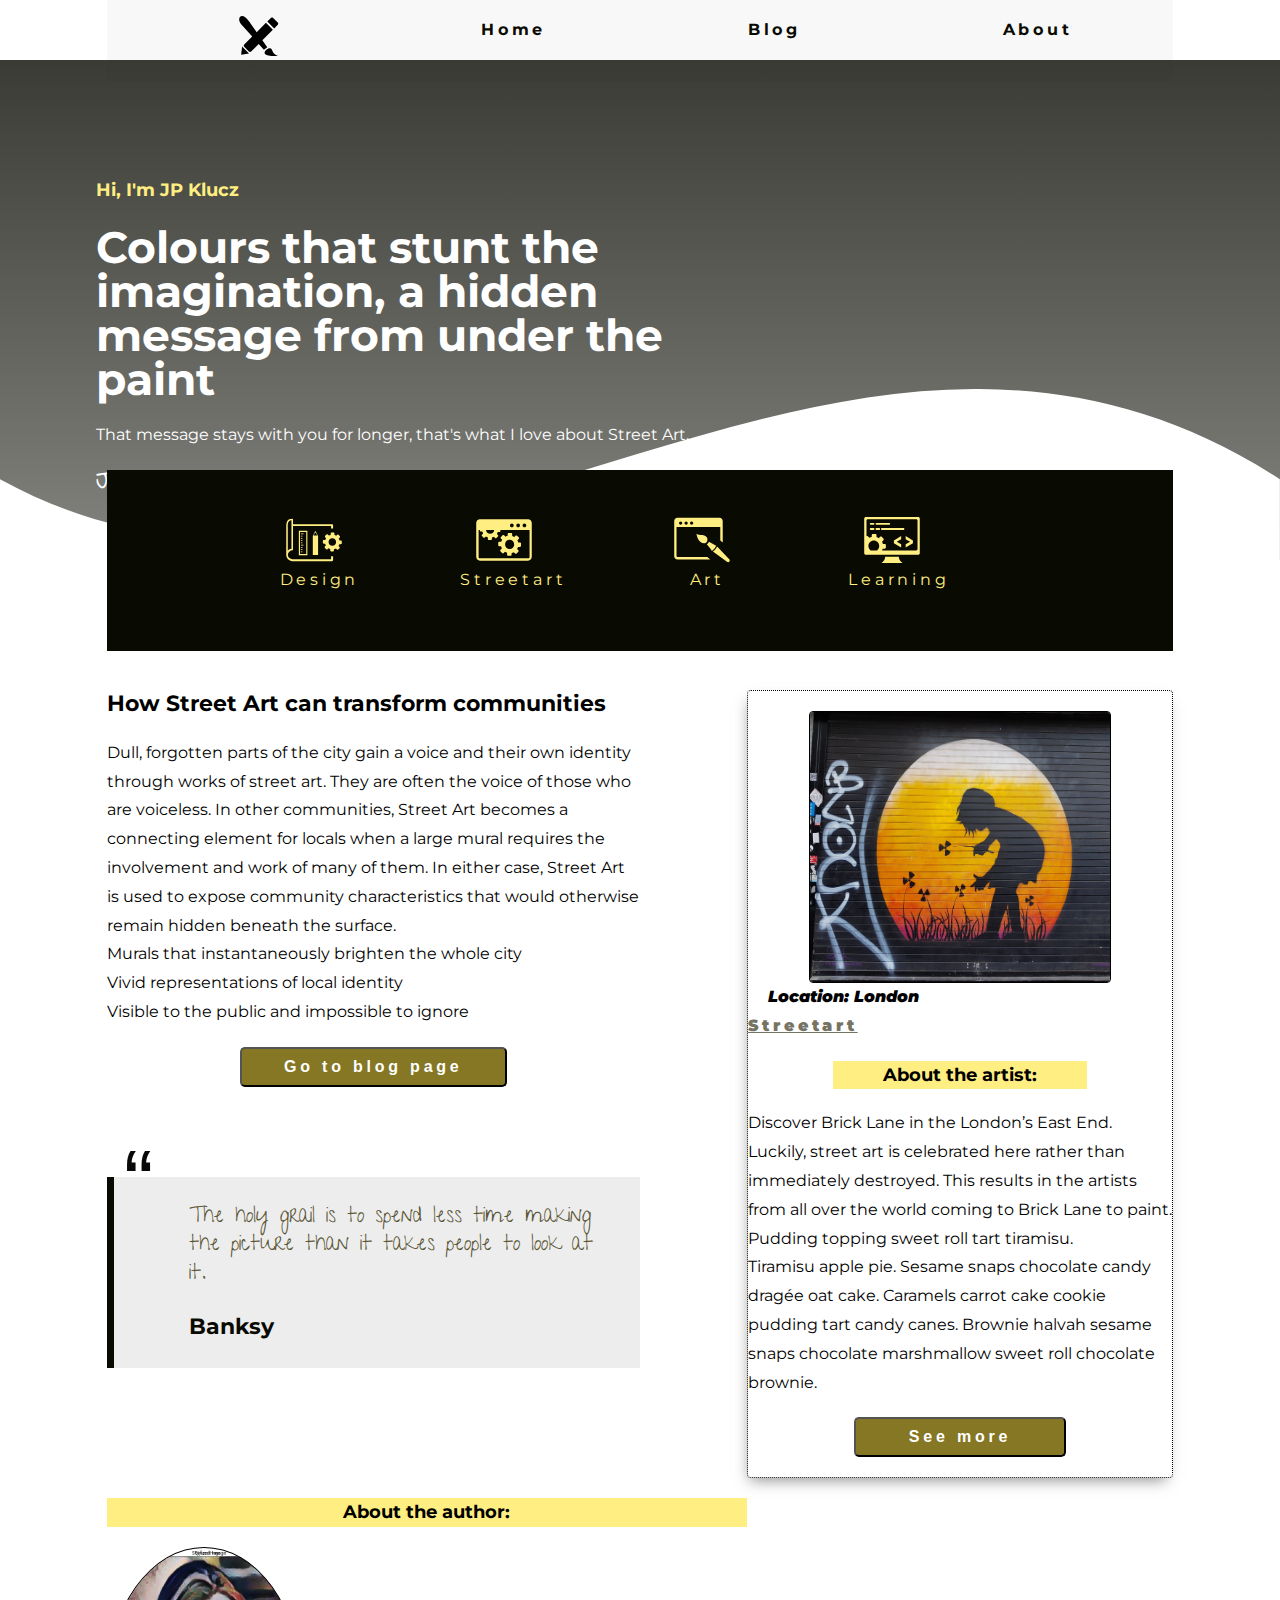
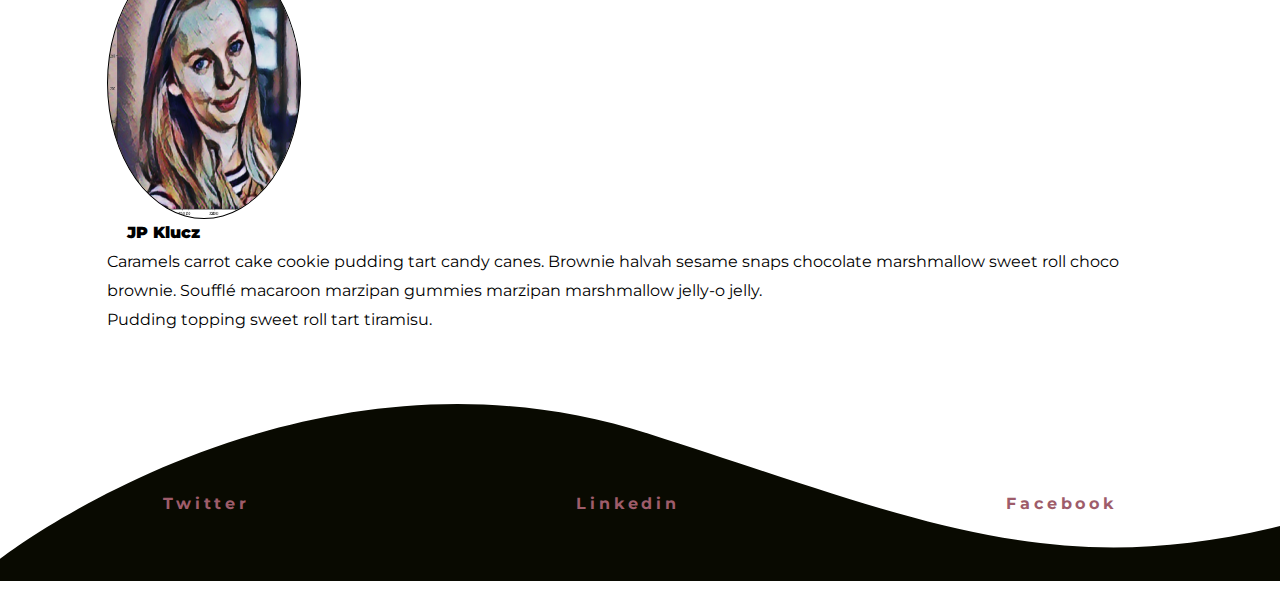
<file: index.html>
<!DOCTYPE html>
<html lang="en">

<head>
    <meta charset="UTF-8">
    <meta http-equiv="X-UA-Compatible" content="IE=edge">
    <meta name="viewport" content="width=device-width, initial-scale=1.0">
    <meta name="author" content="JP Klucz">
    <title>Personal Blog Website</title>
    <link rel="preconnect" href="https://fonts.gstatic.com">
    <link href="https://fonts.googleapis.com/css2?family=Montserrat:ital,wght@0,300;0,400;1,300&display=swap"
        rel="stylesheet">

    <link rel="preconnect" href="https://fonts.gstatic.com">
    <link
        href="https://fonts.googleapis.com/css2?family=Give+You+Glory&family=Montserrat:ital,wght@0,300;0,400;1,300&display=swap"
        rel="stylesheet">

    <!-- stylesheet linked -->
    <link rel="stylesheet" href="css/style.css">
</head>

<body>
    <div class="container">

        <!--Navigation bar -->
        <nav class="navbar" role="navigation">

            <div class="nav-container">

                <ul class="navbar-menu">
                    <li><a class="nav-link"><a href="index.html"><img class="logo" alt="pencil and brush" src="image/brush-pencil_black.svg"></a>
                    </li>
                    <li><a class="nav-link"  href="index.html">Home</a></li>
                    <li><a class="nav-link"  href="blog-page.html">Blog</a></li>
                    <li><a class="nav-link"  href="index.html#about">About</a></li>
                </ul>

            </div>
        </nav>


        <!-- Header -->
        <header class="hero-section" role="banner">
            <div class="hero-section-content">
                <h3>Hi, I'm JP Klucz</h3>
                <h1>Colours that stunt the imagination, a hidden message from under the paint</h1>
                <p>That message stays with you for longer, that's what I love about Street Art.</p>
                <h2>jpk</h2>
            </div>

            <div class="divider-wave-bottom">
                <svg viewBox="0 0 1200 161.5">
                    <path class="st0" d="M0,84.6c388.8,213.9,783.8-270.7,1200,0v76.9H0V84.6z" /></svg>
            </div>
        </header>


        <!-- Section with blog topics -->
        <div class="section-container" aria-hidden="false">
            <ul class="section-menu">
                <li>
                    <img src="image/type-post-icon/design_icon.svg"
                        alt="ruller and pencil on design icon"><a class="sec-link" href="blog-page.html#design"><p>Design</p></a>
                </li>
                <li>
                    <img src="image/type-post-icon/streetart_icon.svg"
                        alt="painting utensils"><a class="sec-link" href="blog-page.html#streetart"><p>Streetart</p></a>
                </li>
                <li>
                    <img src="image/type-post-icon/art_icon.svg"
                        alt="gears arranged in the pattern"><a class="sec-link" href="blog-page.html#art"><p>Art</p></a>
                </li>
                <li>
                    <img src="image/type-post-icon/learning_icon.svg"
                        alt="tools"><a class="sec-link" href="blog-page.html#learning"><p>Learning</p></a>
                </li>
            </ul>
        </div>


        <!--Describing info and blog card -->
        <main class="main" role="main">
            <div class="main-container">
                <h2>
                    How Street Art can transform communities
                </h2>
                <p>Dull, forgotten parts of the city gain a voice and their own identity through works of street art.
                    They are often the voice of those who are voiceless. In other communities, Street Art becomes a
                    connecting element for locals when a large mural requires the involvement and work of many of them.
                    In either case, Street Art is used to expose community characteristics that would otherwise remain
                    hidden beneath the surface.
                </p>
                <p>Murals that instantaneously brighten the whole city</p>
                <p>Vivid representations of local identity</p>
                <p>Visible to the public and impossible to ignore</p>
                <button class="card-button"> <a href="blog-page.html">Go to blog page</a></button>
                <blockquote>The holy grail is to spend less time making the picture than it takes people to look at it.
                    <span><b>Banksy</b></span>
                </blockquote>
            </div>
        </main>


        <article class="card-main">
            <div class="card-container">
                <figure>
                    <img class="article-img" src="image/20171031_125743.jpg" alt="girl with a flowers">
                    <figcaption>
                        <b><em>Location: London</em></b>
                    </figcaption>
                    <p><b><u>Streetart</u></b></p>
                </figure>
                <h3 class="author">About the artist:</h3>
                <p class="author-info">Discover Brick Lane in the London’s East End. Luckily, street art is celebrated
                    here rather than immediately destroyed. This results in the artists from all over the world coming
                    to Brick Lane to paint. <br>Pudding topping sweet roll tart tiramisu.</br>
                    Tiramisu apple pie. Sesame snaps chocolate candy dragée oat cake. Caramels carrot cake cookie
                    pudding tart candy canes. Brownie halvah sesame snaps chocolate marshmallow sweet roll chocolate
                    brownie.
                </p>
                <button class="card-button"> <a href="blog-page.html#streetart">See more</a></button>
            </div>
        </article>

        <section class="about-container" id="about">
            <div class="about-content>">
                <h3 class="author"> About the author:</h3>
                <figure>
                    <img class="about-img" src="image/author.png" alt="JPK ML portrait">
                    <figcaption><b>JP Klucz</b></figcaption>
                </figure>
                <p class="author-info">Caramels carrot cake cookie pudding tart candy canes. Brownie halvah sesame snaps
                    chocolate marshmallow sweet roll choco brownie. Soufflé macaroon marzipan gummies marzipan
                    marshmallow jelly-o jelly. <br>Pudding topping sweet roll tart tiramisu.</br>
                </p>
            </div>
        </section>

        <!--Footer-->
        <footer class="footer-container" role="contentinfo">
            <ul class="footer-menu">
                <li><a class="nav-link" id="twitter" href="https://twitter.com/Joanna_Po_">Twitter</a></li>
                <li><a class="nav-link" id="linkedin" href="https://www.linkedin.com/">Linkedin</a></li>
                <li><a class="nav-link" id="facebook" href="https://www.facebook.com/">Facebook</a></li>
            </ul>
            <div class="curve-container">
                <svg id="curve" data-name=Layer 1 viewBox="0 0 1200 165.5">

                    <path class="cls-1" d="M0,280.8S283.66,59,608.94,163.56s437.93,170.57,808,10.34V309.54H0V280.8Z"
                        transform="translate(0-135.53)" />
                </svg>
            </div>
        </footer>


    </div>


</body>

</html>
</file>
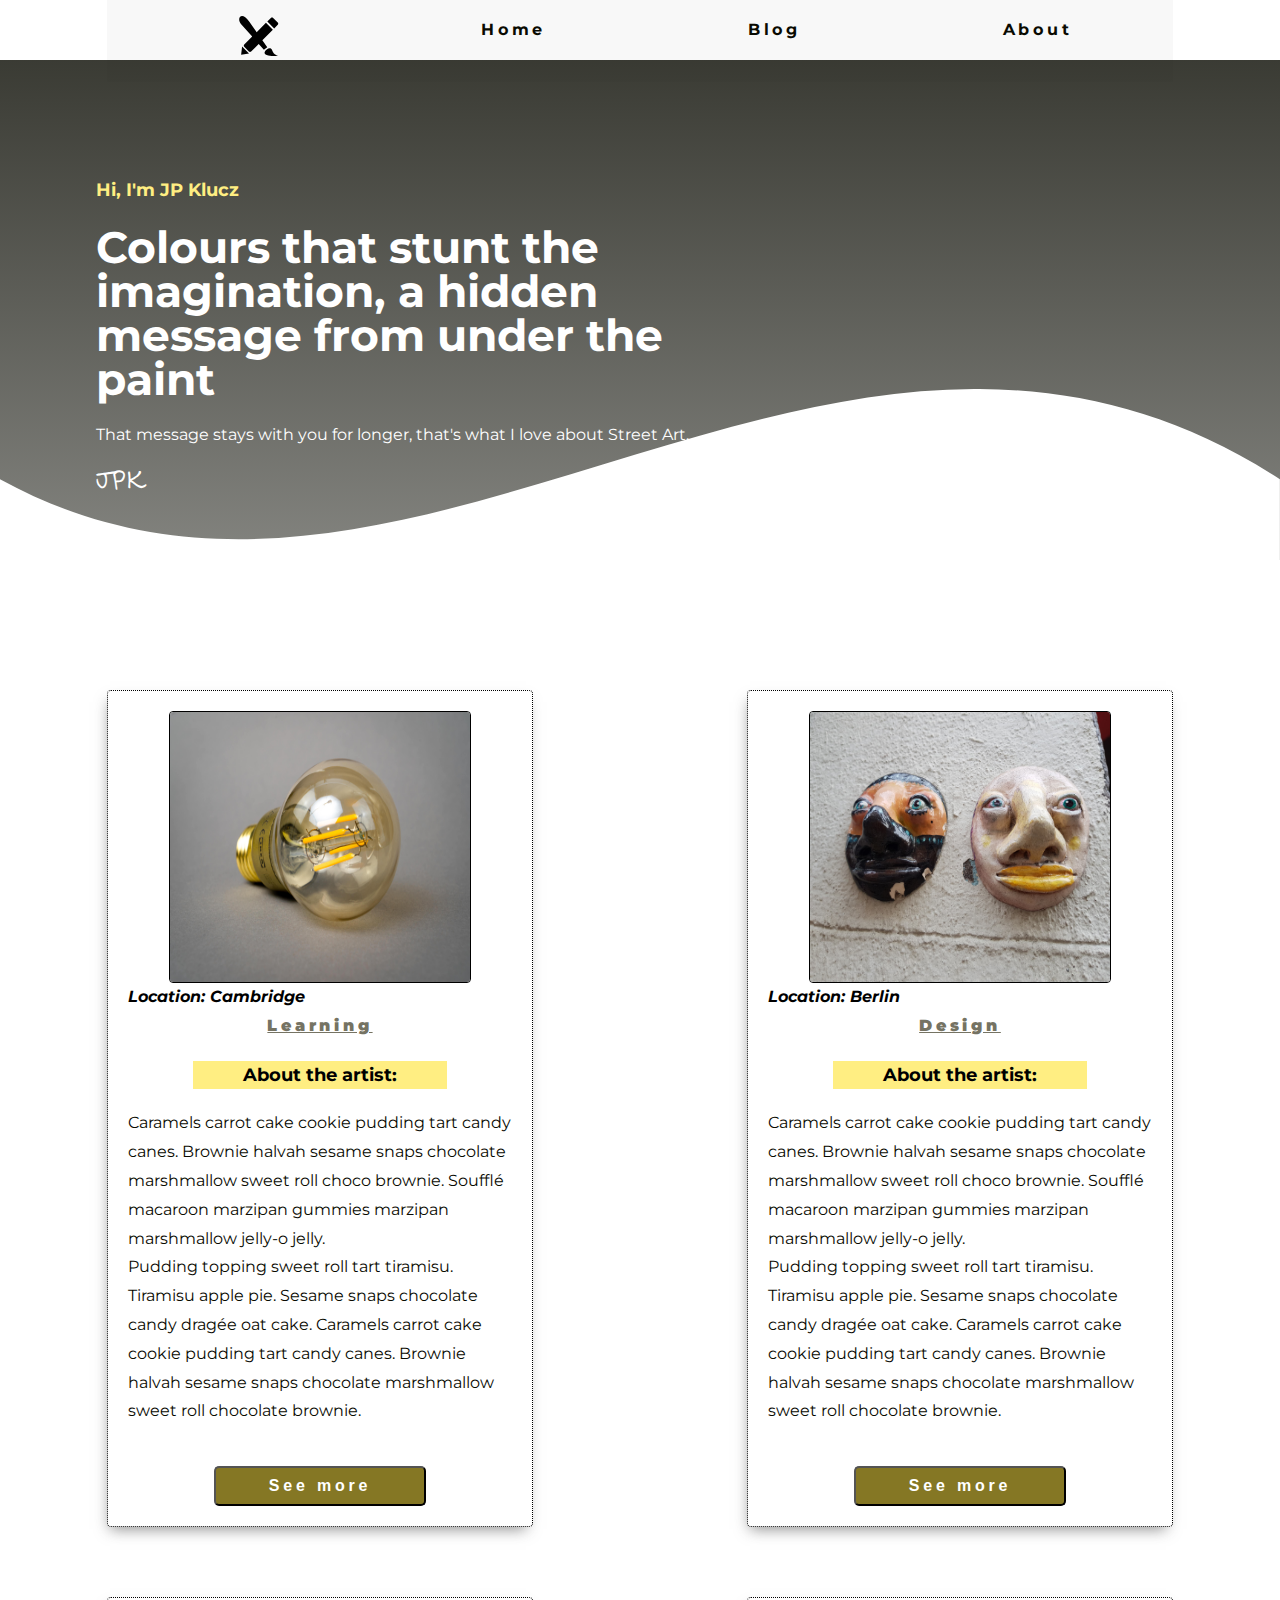
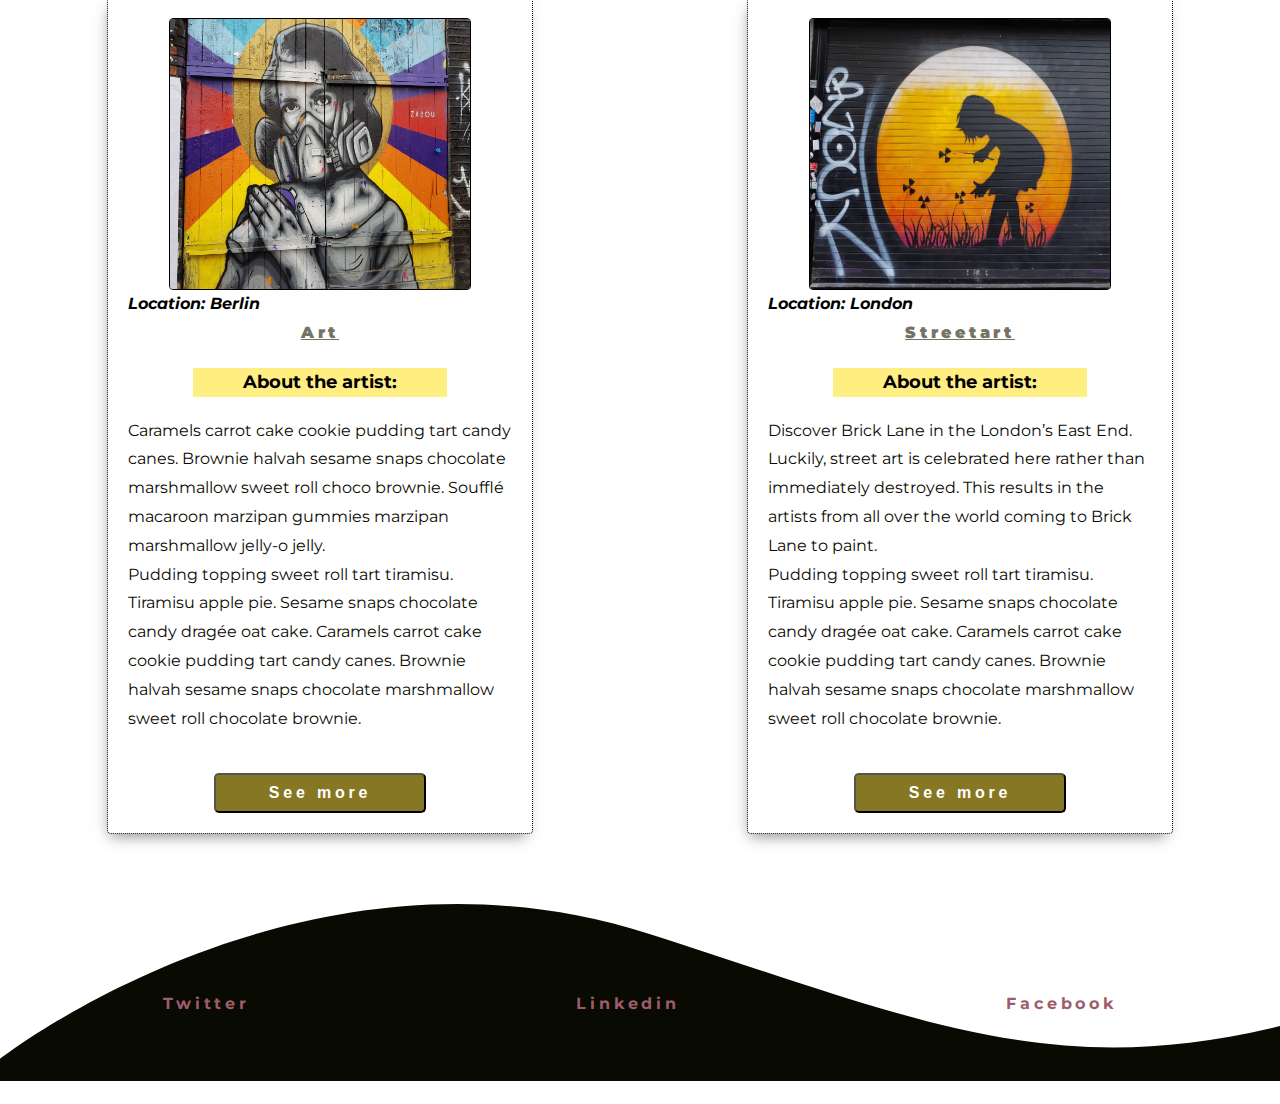
<file: blog-page.html>
<!DOCTYPE html>
<html lang="en">

<head>
    <meta charset="UTF-8">
    <meta http-equiv="X-UA-Compatible" content="IE=edge">
    <meta name="viewport" content="width=device-width, initial-scale=1.0">

    <title>Blog Page</title>
    <link rel="preconnect" href="https://fonts.gstatic.com">
    <link href="https://fonts.googleapis.com/css2?family=Montserrat:ital,wght@0,300;0,400;1,300&display=swap"
        rel="stylesheet">

    <link rel="preconnect" href="https://fonts.gstatic.com">
    <link
        href="https://fonts.googleapis.com/css2?family=Give+You+Glory&family=Montserrat:ital,wght@0,300;0,400;1,300&display=swap"
        rel="stylesheet">

    <!-- blog stylesheet linked -->
    <link rel="stylesheet" href="css/blog-style.css">
</head>

<body>
    <div class="container">

        <!--Navigation bar -->
        <nav class="navbar" role="navigation">

            <div class="nav-container">

                <ul class="navbar-menu">
                    <li><a class="nav-link"><a href="index.html"><img class="logo" alt="pencil and brush" src="image/brush-pencil_black.svg"></a>
                    </li>
                    <li><a class="nav-link" href="index.html">Home</a></li>
                    <li><a class="nav-link" href="blog-page.html">Blog</a></li>
                    <li><a class="nav-link"  href="index.html#about">About</a></li>
                </ul>

            </div>
        </nav>


        <!-- Header -->
        <header class="hero-section" role="banner">
            <div class="hero-section-content">
                <h3>Hi, I'm JP Klucz</h3>
                <h1>Colours that stunt the imagination, a hidden message from under the paint</h1>
                <p>That message stays with you for longer, that's what I love about Street Art.</p>
                <h2>jpk</h2>
            </div>
            <div class="divider-wave-bottom">
                <svg viewBox="0 0 1200 161.5">
                    <path class="st0" d="M0,84.6c388.8,213.9,783.8-270.7,1200,0v76.9H0V84.6z" /></svg>
            </div>
        </header>

        <div class="test2"></div>

        <!--Main-->
        <div class="card-main2" role="main">
            <div class="card-container-blog" id="learning">
                <figure>
                    <img class="article-img2" src="image/mika-baumeister--oXb5tA61wI-unsp.jpg" alt="bulb">
                    <figcaption><em>Location: Cambridge</em></figcaption>
                </figure>
                <p><b><u>Learning</u></b></p>
                <h3 class="author">About the artist:</h3>
                <p class="author-info">
                    Caramels carrot cake cookie pudding tart candy canes. Brownie halvah sesame snaps
                    chocolate marshmallow sweet roll choco brownie. Soufflé macaroon marzipan gummies marzipan
                    marshmallow jelly-o jelly. <br>Pudding topping sweet roll tart tiramisu.</br>
                    Tiramisu apple pie. Sesame snaps chocolate candy dragée oat cake. Caramels carrot cake cookie
                    pudding tart candy canes. Brownie halvah sesame snaps chocolate marshmallow sweet roll chocolate
                    brownie.
                </p>
                <button class="card-button"> <a href="blog-page.html#streetart">See more</a></button>
            </div>

            <div class="card-container-blog" id="art">
                <figure>
                    <img class="article-img2" src="image/20171031_134211.jpg" alt="girl with a can">
                    <figcaption><em>Location: Berlin</em></figcaption>
                </figure>
                <p><b><u>Art </u></b></p>
                <h3 class="author">About the artist:</h3>
                <p class="author-info">
                    Caramels carrot cake cookie pudding tart candy canes. Brownie halvah sesame snaps
                    chocolate marshmallow sweet roll choco brownie. Soufflé macaroon marzipan gummies marzipan
                    marshmallow jelly-o jelly. <br>Pudding topping sweet roll tart tiramisu.</br>
                    Tiramisu apple pie. Sesame snaps chocolate candy dragée oat cake. Caramels carrot cake cookie
                    pudding tart candy canes. Brownie halvah sesame snaps chocolate marshmallow sweet roll chocolate
                    brownie.
                </p>
                <button class="card-button"> <a href="blog-page.html#streetart">See more</a></button>
            </div>
        </div>

        <div class="card-main3">
            <div class="card-container-blog" id="design">
                <figure>
                    <img class="article-img2" src="image/20170331_6075.jpg" alt="two masks">
                    <figcaption><em>Location: Berlin</em></figcaption>
                </figure>
                <p><b><u>Design</u></b></p>
                <h3 class="author">About the artist:</h3>
                <p class="author-info">
                    Caramels carrot cake cookie pudding tart candy canes. Brownie halvah sesame snaps
                    chocolate marshmallow sweet roll choco brownie. Soufflé macaroon marzipan gummies marzipan
                    marshmallow jelly-o jelly. <br>Pudding topping sweet roll tart tiramisu.</br>
                    Tiramisu apple pie. Sesame snaps chocolate candy dragée oat cake. Caramels carrot cake cookie
                    pudding tart candy canes. Brownie halvah sesame snaps chocolate marshmallow sweet roll chocolate
                    brownie.
                </p>
                <button class="card-button"> <a href="blog-page.html#streetart">See more</a></button>
            </div>

            <div class="card-container-blog" id="streetart">
                <figure>
                    <img class="article-img2" src="image/20171031_125743.jpg" alt="girl with a flowers">
                    <figcaption><em>Location: London</em></figcaption>
                </figure>
                <p><b><u>Streetart</u></b></p>
                <h3 class="author">About the artist:</h3>
                <p class="author-info">
                    Discover Brick Lane in the London’s East End. Luckily, street art is celebrated here rather than
                    immediately destroyed. This results in the artists from all over the world coming to Brick Lane to
                    paint. <br>Pudding topping sweet roll tart tiramisu.</br>
                    Tiramisu apple pie. Sesame snaps chocolate candy dragée oat cake. Caramels carrot cake cookie
                    pudding tart candy canes. Brownie halvah sesame snaps chocolate marshmallow sweet roll chocolate
                    brownie.
                </p>
                <button class="card-button"> <a href="blog-page.html#streetart">See more</a></button>
            </div>
        </div>



        <!--Footer-->
        <footer class="footer-container" role="contentinfo">
            <ul class="footer-menu">
                <li><a class="nav-link" id="twitter" href="https://twitter.com/Joanna_Po_">Twitter</a></li>
                <li><a class="nav-link" id="linkedin" href="https://www.linkedin.com/">Linkedin</a></li>
                <li><a class="nav-link" id="facebook" href="https://www.facebook.com/">Facebook</a></li>
            </ul>
            <div class="curve-container">
                <svg id="curve" data-name=Layer 1 viewBox="0 0 1200 165.5">

                    <path class="cls-1" d="M0,280.8S283.66,59,608.94,163.56s437.93,170.57,808,10.34V309.54H0V280.8Z"
                        transform="translate(0-135.53)" />
                </svg>
            </div>
        </footer>


    </div>


</body>

</html>
</file>
<file: css/style.css>
/*Add stylesheet to the main css file / for home page*/
@import "reset.css";
@import "nav2.css";
@import "button.css";
@import "footer.css";



html {
    scroll-behavior: smooth;
}


body {
    margin: 0;
    padding: 0;
    font-family: 'Montserrat', sans-serif;
}

h1 {
    font-size: 44px;
}

h2 {
    font-size: 22px;
}

h3 {
    font-size: 18px;
}

p {
    font-size: 16px;
}


.container {
    height: 100%;
    display: grid;
    grid-gap: 0;
    grid-template-columns: repeat(12, 1fr);
    grid-template-rows: 60px auto 60px;
    grid-template-areas:
        "n n n n n n n n n n n n"
        "h h h h h h h h h h h h"
        "sc sc sc sc sc sc sc sc sc sc sc sc"
        "m m m m m m m a a a a a"
        "ab ab ab ab ab ab ab ab ab ab ab ab"
        "f f f f f f f f f f f f"
}


/*Header*/
.hero-section {
    position: relative;
    grid-area: h;
    /** top, transparent black **/
    background:
        linear-gradient(rgba(9, 10, 1, 0.8), rgba(9, 10, 1, 0.5)),
        /**bottom, image **/
        /*Author photo JP Klucz*/
        url("https://i.postimg.cc/9MXHPNrF/background-header.jpg");
    background-size: cover;
    /*background image - center*/
    background-position: center, center;
    overflow: hidden;
    min-height: 500px;
}


.hero-section-content {
    grid-area: 2/2/2/13;
    padding: 46px 96px;
    color: #fff;
    width: 50%;
}


.hero-section-content h3 {
    margin-top: 10px;
    padding-top: 60px;
    padding-bottom: 20px;
    color: #FFEE82;
}


.hero-section-content h1 {
    line-height: 1em;
}


.hero-section p {
    padding-top: 20px;
}


.hero-section h2 {
    font-family: 'Give You Glory', Arial, Helvetica, sans-serif, cursive;
    text-transform: uppercase;
    letter-spacing: 3px;
    padding-top: 20px;
}


.divider-wave-bottom {
    position: absolute;
    bottom: -1px;
    left: 0;
    width: 100%;
    display: block;
    line-height: 0;
    fill: #fff;
    z-index: 30;
}

.divider-wave-bottom svg .st0 {
    -webkit-transform: translate(0, 0);
    -moz-transform: translate(0, 0);
    -ms-transform: transalte(0, 0);
    -o-transform: translate(0, 0);
    transform: translate (0, 0);
}

/**Project card**/

/*Section with blog topics*/

.section-post-type {
    grid-area: sc;
    background-color: transparent;
    height: 180px;
    display: flex;
    justify-content: space-around;
    align-items: center;
}


.section-container {
    grid-area: 3/2/3/12;

    position: relative;
    left: 0;
    height: 180px;
    background-color: #090A01;
    display: flex;
    justify-content: space-evenly;
    align-items: center;
    margin-top: -90px;
    z-index: 31;
    padding: 0 5%;

    /*Shadow under section - try to FIX THIS*/
    border-bottom: 1px solid rgba(0, 0, 0, 18%);
    border-bottom-width: 100%;
}


.section-menu {
    position: absolute;

    justify-content: space-around;
    align-items: center;
    margin-bottom: -30px;
    display: flex;
    flex-wrap: wrap;
}


.section-menu li {
    display: inline-block;
    list-style: none;
    flex-direction: row;
    padding-right: 60px;
}


.section-menu li img {
    width: 120px;
    height: 120px;
    display: flex;
    flex-direction: row;
    align-items: center;
    justify-content: center;
    padding-right: 10px;
    margin-bottom: -50px;
    margin-top: -60px;
}


.section-menu li a {
    padding: 1em;
    color: #FFEE82;
    font-size: 16px;
    font-weight: 400;
    letter-spacing: 0.1cm;
    display: flex;
    background-color: transparent;
    text-decoration: none;
    justify-content: center;
}


.section-menu li a :hover {
    opacity: 0.8;
    cursor: pointer;
    color: #F7F7F5;
}


/*Main with blog card*/
.main {
    grid-area: m;
    grid-area: 4/2/4/7;

}


.main-container {
    margin-top: 70px;

    display: flex;
    flex-direction: column;
}

.main-container h2 {
    margin-bottom: 20px;
}


blockquote {
    font-size: 1.4em;
    font-family: 'Give You Glory', Arial, Helvetica, sans-serif;
    color: #5A5636;
    margin: 70px auto;
    padding: 1.2em 30px 1.2em 75px;
    border-left: 7px solid #090A01;
    position: relative;
    background: #ededed;
}


blockquote::before {
    font-family: Arial, Helvetica, sans-serif;
    content: "\201C";
    color: #090A07;
    font-size: 4em;
    position: absolute;
    left: 10px;
    top: -10px;
}


blockquote::after {
    content: '';
}


blockquote span {
    display: block;
    color: #090A01;
    font-style: normal;
    font-family: Montserrat;
    font-weight: 500;
    font-size: 1.0em;
    margin-top: 1em;
}


.card-main {
    grid-area: a;
    grid-area: 4/8/4/12;

}


.card-container {

    display: flex;
    flex-direction: column;
    align-content: center;
    justify-content: flex-start;

    margin-top: 70px;
    border: 1px dotted black;
    border-radius: 4px;
    /* shadow around the card */
    box-shadow: -2px 7px 14px -5px rgba(56, 56, 56, 0.58);

}

/*makes card bigger after hover*/
.card-container:hover {
    transform: scale(1.02);
    transition: all .5s linear;
}


figure {
    display: inline;
}


.article-img {
    display: block;
    width: 300px;
    height: 30vh;
    background-image: url(/image/20171031_125743.jpg);

    margin-left: auto;
    margin-right: auto;
    margin-top: 20px;

    background-size: cover;
    /*background image - center*/
    background-position: center, center;

    border: 1px solid black;
    border-radius: 4px;
}


figcaption {
    font-weight: bold;
    display: inline-flex;
    flex-direction: row;
    align-self: center;
    justify-content: flex-start;
    margin-left: 20px;
}


figure p {
    color: #757363;
    font-weight: bold;
    flex-direction: row;
    align-self: center;
    justify-content: center;
    letter-spacing: 0.1cm;
    margin-bottom: 20px;
}


.author {
    background-color: #FFEE82;
    width: 60%;
    display: flex;
    align-self: center;
    justify-content: center;
    margin-bottom: 20px;
}


p .author-info {
    line-height: 1.8em;
    align-self: center;
    justify-content: center;
    padding-left: 20px;
    padding-right: 20px;
}


/*About author*/
.about-container {
    grid-area: ab;
    grid-area: 5/2/5/12;
    position: relative;
    margin-top: 20px;
}


.about-content {
    padding: 46px 96px;
    color: #fff;
    width: 50%;
    margin-top: 70px;

    display: flex;
    flex-direction: row;
}


img.about-img {
    width: 15vw;
    height: 30vh;

    display: flex;
    flex-direction: row;
    justify-content: flex-end;
    align-self: center;

    background-image: url(/image/author.png);

    background-size: cover;
    /*background image - center*/
    background-position: center, center;

    border: 1px solid black;
    border-radius: 90%;
    margin-top: 20px;
}

.author-info {
    justify-content: flex-end;
    align-self: center;
}



@media (max-width: 599px) {
    .container {
        display: grid;
        grid-template-columns: repeat(12, 1fr);
        grid-template-rows: 1fr;
        grid-gap: 0;
        grid-template-areas:
            "n n n n n n n n n n n n"
            "h h h h h h h h h h h h"
            "sc sc sc sc sc sc sc sc sc sc sc sc"
            "m m m m m m m m m m m m"
            "a a a a a a a a a a a a"
            "ab ab ab ab ab ab ab ab ab ab ab ab"
            "f f f f f f f f f f f f";
    }


    .hero-section {
        grid-area: h;
        grid-area: 2/2/2/12;
    }


    .section-container {
        grid-area: sc;
        grid-area: 3/2/3/12;
        height: 380px;
    }

    .section-menu {
        display: flex;
        flex-wrap: wrap;

    }

    .section-menu li {
        display: block;
    }


    .main {
        grid-area: m;
        grid-area: 4/2/4/12;
    }


    .card-main {
        grid-area: a;
        grid-area: 5/2/5/12;
    }


    .about-container {
        grid-area: ab;
        grid-area: 6/2/6/12;
    }
}


@media (max-width: 768px) {
    .container {
        display: grid;
        grid-template-columns: repeat(12, 1fr);
        grid-template-rows: 1fr;
        grid-gap: 0;
        grid-template-areas:
            "n n n n n n n n n n n n"
            "h h h h h h h h h h h h"
            "sc sc sc sc sc sc sc sc sc sc sc sc"
            "m m m m m m m m m m m m"
            "a a a a a a a a a a a a"
            "ab ab ab ab ab ab ab ab ab ab ab ab"
            "f f f f f f f f f f f f";
    }

    .hero-section {
        grid-area: h;
        grid-area: 2/2/2/12;
    }


    .section-container {
        grid-area: sc;
        grid-area: 3/2/3/12;
        height: 480px;
    }


    .section-menu {
        display: flex;
        flex-wrap: wrap;
    }


    .section-menu li {
        display: block;
        padding-top: 20px;
        padding-bottom: 20px;
        justify-content: space-evenly;
        align-items: center;


    }


    .main {
        grid-area: m;
        grid-area: 4/2/4/12;
    }


    .card-main {
        grid-area: a;
        grid-area: 5/2/5/12;
    }


    .about-container {
        grid-area: ab;
        grid-area: 6/2/6/12;
    }
}
</file>
<file: css/blog-style.css>
/*Add stylesheet to the main css file / for blog page*/
@import "reset.css";
@import "nav2.css";
@import "button.css";
@import "footer.css";


html {
    scroll-behavior: smooth;
}


body {
    margin: 0;
    padding: 0;
    font-family: 'Montserrat', sans-serif;
}



h1 {
    font-size: 44px;
}


h2 {
    font-size: 22px;
}


h3 {
    font-size: 18px;
}


p {
    font-size: 16px;
}


.container {
    height: 100%;
    display: grid;
    grid-gap: 0;
    grid-template-columns: repeat(12, 1fr);
    grid-template-rows: 60px auto 60px;
    grid-template-areas:
        "n n n n n n n n n n n n"
        "h h h h h h h h h h h h"
        "c c c c c c c c c c c c"
        "g g g g g g k k k k k k"
        "f f f f f f f f f f f f"
}


/*Header*/
.hero-section {
    position: relative;
    grid-area: h;

    /** top, transparent black **/
    background:
        linear-gradient(rgba(9, 10, 1, 0.8), rgba(9, 10, 1, 0.5)),
        /**bottom, image **/
        /*Author photo: Mick Haupt https://unsplash.com/photos/L8fVzpAMHkU  
 */
        url("https://i.postimg.cc/9MXHPNrF/background-header.jpg");
    background-size: cover;
    /*background image - center*/
    background-position: center, center;
    overflow: hidden;
    min-height: 500px;
}


.hero-section-content {
    grid-area: 2/2/2/13;
    padding: 46px 96px;
    color: #fff;
    width: 50%;
}


.hero-section-content h3 {
    margin-top: 10px;
    padding-top: 60px;
    padding-bottom: 20px;
    color: #FFEE82;
}


.hero-section-content h1 {
    line-height: 1em;
}


.hero-section p {
    padding-top: 20px;
}


.hero-section h2 {
    font-family: 'Give You Glory', Arial, Helvetica, sans-serif, cursive;
    text-transform: uppercase;
    letter-spacing: 3px;
    padding-top: 20px;
}


.divider-wave-bottom {
    position: absolute;
    bottom: -1px;
    left: 0;
    width: 100%;
    display: block;
    line-height: 0;
    fill: #fff;
    z-index: 30;
}

.divider-wave-bottom svg .st0 {
    -webkit-transform: translate(0, 0);
    -moz-transform: translate(0, 0);
    -ms-transform: transalte(0, 0);
    -o-transform: translate(0, 0);
    transform: translate (0, 0);
}

.test2 {
    grid-area: c;
    height: 80px;
}


/*Main*/
.card-main2 {
    grid-area: g;
    grid-area: 4/2/4/6;

}


.card-main3 {
    grid-area: k;
    grid-area: 4/8/4/12;

}


.card-container-blog {
    display: flex;
    flex-direction: column;
    align-content: center;
    justify-content: flex-start;



    margin-top: 70px;
    border: 1px dotted black;
    border-radius: 4px;
    /* shadow around the card */
    box-shadow: -2px 7px 14px -5px rgba(56, 56, 56, 0.58);
}

/*makes card bigger after hover*/
.card-container-blog:hover {
    transform: scale(1.02);
    transition: all .5s linear;
}


figure {
    display: inline;
    /*grid-area: 3/2/3/12;*/
}


.article-img2 {
    display: block;

    width: 300px;
    height: 30vh;

    margin-left: auto;
    margin-right: auto;
    margin-top: 20px;


    background-size: cover;
    /*background image - center*/
    background-position: center, center;

    border: 1px solid black;
    border-radius: 4px;
}


figcaption {
    font-weight: bold;
    display: inline-flex;
    flex-direction: row;
    align-self: center;
    justify-content: flex-end;
    margin-left: 20px;
}


.card-container-blog p {
    color: #757363;
    font-weight: 700;
    flex-direction: row;
    align-self: center;
    justify-content: flex-end;
    letter-spacing: 0.1cm;
    margin-bottom: 20px;
}


.author {
    background-color: #FFEE82;
    width: 60%;
    display: flex;
    align-self: center;
    justify-content: center;
    margin-bottom: 20px;
    font-size: 18px;
}


.card-container-blog .author-info {
    line-height: 1.8em;
    color: #090A01;
    align-self: center;
    justify-content: center;
    padding-left: 20px;
    padding-right: 20px;
    text-decoration: none;
    font-weight: normal;
    font-family: Montserrat;
    letter-spacing: 0;
}


@media (max-width: 599px) {
    .container {
        display: grid;
        grid-template-columns: repeat(12, 1fr);
        grid-template-rows: 1fr;
        grid-gap: 0;
        grid-template-areas:
            "n n n n n n n n n n n n"
            "h h h h h h h h h h h h"
            "c c c c c c c c c c c c"
            "g g g g g g g g g g g g"
            "k k k k k k k k k k k k"
            "f f f f f f f f f f f f";
    }


    .hero-section {
        grid-area: h;
        grid-area: 2/2/2/12;
    }


    .hero-section-content h3,
    h1,
    p,
    h2 {
        display: flex;
        flex-direction: column;
        justify-content: center;
        align-items: center;
    }


    .test2 {
        grid-area: c;
        grid-area: 3/2/3/12;
        height: 70px;
    }


    .card-main2 {
        grid-area: g;
        grid-area: 4/2/4/12;
    }

    .article-img2 {
        width: 230px;
    }


    .card-main3 {
        grid-area: k;
        grid-area: 5/2/5/12;
    }
}


@media (max-width: 768px) {
    .container {
        display: grid;
        grid-template-columns: repeat(12, 1fr);
        grid-template-rows: 1fr;
        grid-gap: 0;
        grid-template-areas:
            "n n n n n n n n n n n n"
            "h h h h h h h h h h h h"
            "c c c c c c c c c c c c"
            "g g g g g g g g g g g g"
            "k k k k k k k k k k k k"
            "f f f f f f f f f f f f";
    }


    .hero-section {
        grid-area: h;
        grid-area: 2/2/2/12;
    }


    .test2 {
        grid-area: c;
        grid-area: 3/2/3/12;
        height: 70px;
    }


    .card-main2 {
        grid-area: g;
        grid-area: 4/2/4/12;
    }



    .card-main3 {
        grid-area: k;
        grid-area: 5/2/5/12;
    }
}
</file>
